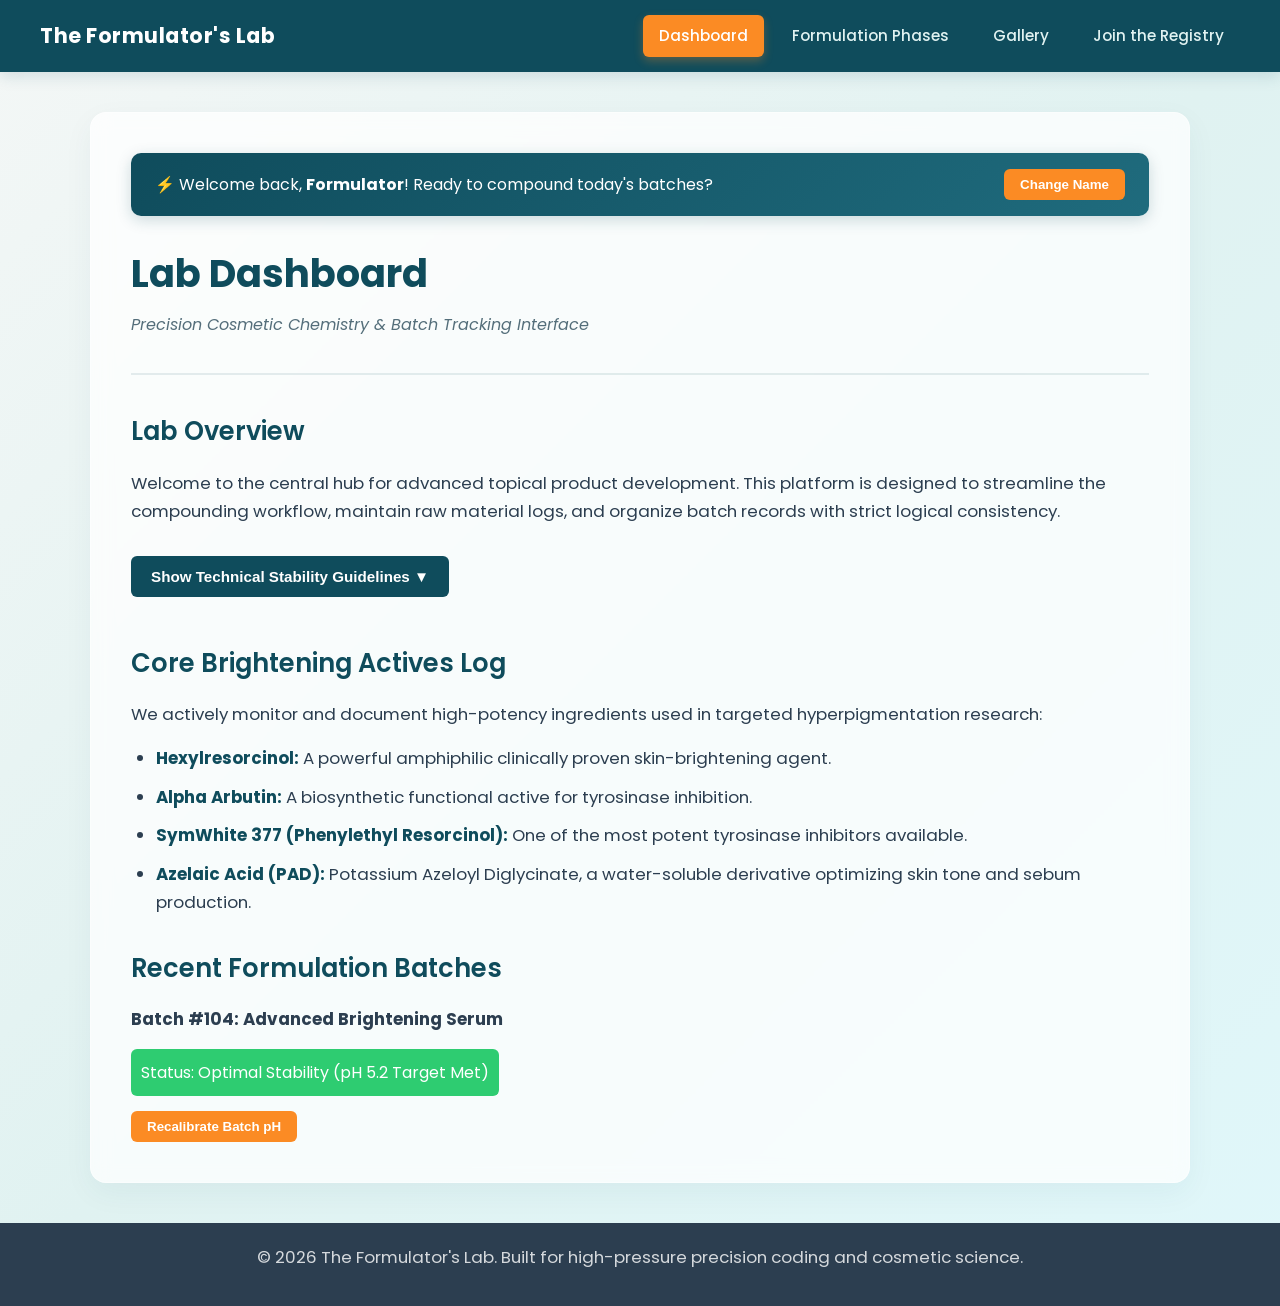
<file: index.html>
<!DOCTYPE html>
<html lang="en">
<head>
    <meta charset="UTF-8">
    <meta name="viewport" content="width=device-width, initial-scale=1.0">
    <title>The Formulator's Lab - Dashboard</title>
    <link rel="preconnect" href="https://fonts.googleapis.com">
    <link rel="preconnect" href="https://fonts.gstatic.com" crossorigin>
    <link href="https://fonts.googleapis.com/css2?family=Poppins:wght@300;400;500;600;700&display=swap" rel="stylesheet">
    <link rel="stylesheet" href="style.css">
    
    <script src="script.js" defer></script>
</head>
<body>

    <nav class="navbar">
        <div class="nav-logo">The Formulator's Lab</div>
        <div class="nav-links">
            <a href="index.html" class="active">Dashboard</a>
            <a href="phases.html">Formulation Phases</a>
            <a href="gallery.html">Gallery</a>
            <a href="register.html">Join the Registry</a>
        </div>
    </nav>

    <main class="main-container">
        
        <div id="welcome-banner"></div>

        <header class="page-header">
            <h1>Lab Dashboard</h1>
            <p>Precision Cosmetic Chemistry & Batch Tracking Interface</p>
        </header>

        <section>
            <h2>Lab Overview</h2>
            <p>Welcome to the central hub for advanced topical product development. This platform is designed to streamline the compounding workflow, maintain raw material logs, and organize batch records with strict logical consistency.</p>
            
            
            <button id="toggle-notes-btn" class="interactive-btn">Show Technical Stability Guidelines ▼</button>
            <div id="technical-notes" class="expandable-panel" style="display: none;">
                <p><strong>Note:</strong> Active ingredients such as SymWhite 377 and Alpha Arbutin must be incorporated below 40°C during Phase C to prevent thermolabile degradation.</p>
            </div>
        </section>

        <section>
            <h2>Core Brightening Actives Log</h2>
            <p>We actively monitor and document high-potency ingredients used in targeted hyperpigmentation research:</p>
            <ul>
                <li><strong>Hexylresorcinol:</strong> A powerful amphiphilic clinically proven skin-brightening agent.</li>
                <li><strong>Alpha Arbutin:</strong> A biosynthetic functional active for tyrosinase inhibition.</li>
                <li><strong>SymWhite 377 (Phenylethyl Resorcinol):</strong> One of the most potent tyrosinase inhibitors available.</li>
                <li><strong>Azelaic Acid (PAD):</strong> Potassium Azeloyl Diglycinate, a water-soluble derivative optimizing skin tone and sebum production.</li>
            </ul>
        </section>

        <section>
            <h2>Recent Formulation Batches</h2>
            <p><strong>Batch #104: Advanced Brightening Serum</strong></p>
            
            
            <div id="ph-status-badge" class="status-badge" data-status="optimal" style="background-color: #2ecc71; color: white; padding: 10px; border-radius: 6px; display: inline-block; margin-bottom: 15px;">
                Status: Optimal Stability (pH 5.2 Target Met)
            </div>
            <br>
            <button id="check-ph-btn" class="secondary-btn">Recalibrate Batch pH</button>
        </section>
    </main>

    <footer class="main-footer">
        <p>&copy; 2026 The Formulator's Lab. Built for high-pressure precision coding and cosmetic science.</p>
    </footer>

</body>
</html>
</file>
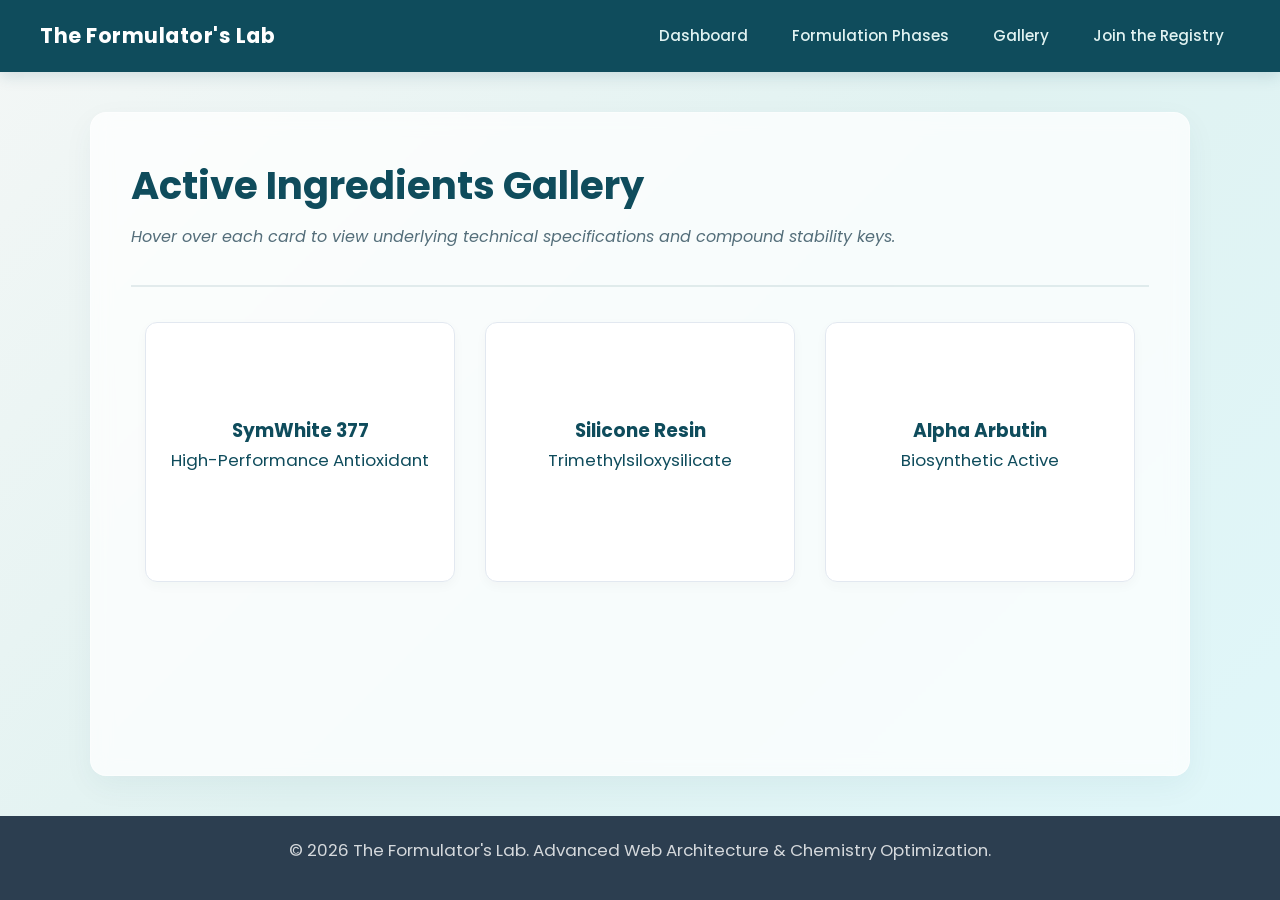
<file: gallery.html>
<!DOCTYPE html>
<html lang="en">
<head>
    <meta charset="UTF-8">
    <meta name="viewport" content="width=device-width, initial-scale=1.0">
    <title>Raw Materials Gallery - The Formulator's Lab</title>
    <link rel="preconnect" href="https://fonts.googleapis.com">
    <link rel="preconnect" href="https://fonts.gstatic.com" crossorigin>
    <link href="https://fonts.googleapis.com/css2?family=Poppins:wght@300;400;600;700&display=swap" rel="stylesheet">
    <link rel="stylesheet" href="style.css">
    <script src="script.js" defer></script>
</head>
<body>

 <nav class="navbar">
    <div class="nav-logo">The Formulator's Lab</div>
    <div class="nav-links">
        <a href="index.html">Dashboard</a>
        <a href="phases.html">Formulation Phases</a>
        <a href="gallery.html">Gallery</a>
        <a href="register.html">Join the Registry</a>
    </div>
</nav>

    <main class="main-container">
        <header class="page-header">
            <h1>Active Ingredients Gallery</h1>
            <p>Hover over each card to view underlying technical specifications and compound stability keys.</p>
        </header>

        <section class="gallery-grid">
            
            <div class="flip-card">
                <div class="flip-card-inner">
                    <div class="flip-card-front">
                        <h3>SymWhite 377</h3>
                        <p class="caption">High-Performance Antioxidant</p>
                    </div>
                    <div class="flip-card-back">
                        <h4>Technical Spec</h4>
                        <p>Phenylethyl Resorcinol. Potent tyrosinase inhibitor designed for structural evening tone refinement. Photostable matrix.</p>
                    </div>
                </div>
            </div>

            <div class="flip-card">
                <div class="flip-card-inner">
                    <div class="flip-card-front">
                        <h3>Silicone Resin</h3>
                        <p class="caption">Trimethylsiloxysilicate</p>
                    </div>
                    <div class="flip-card-back">
                        <h4>Technical Spec</h4>
                        <p>High-performance cross-linked resin providing exceptional film-forming parameters, transfer resistance, and barrier optimization.</p>
                    </div>
                </div>
            </div>

            <div class="flip-card">
                <div class="flip-card-inner">
                    <div class="flip-card-front">
                        <h3>Alpha Arbutin</h3>
                        <p class="caption">Biosynthetic Active</p>
                    </div>
                    <div class="flip-card-back">
                        <h4>Technical Spec</h4>
                        <p>Functional tyrosinase blocking agent. Optimal efficacy maintained within a strict 4.8–5.5 pH threshold. Water soluble.</p>
                    </div>
                </div>
            </div>

        </section>
    </main>

    <footer class="main-footer">
        <p>&copy; 2026 The Formulator's Lab. Advanced Web Architecture & Chemistry Optimization.</p>
    </footer>

</body>
</html>
</file>
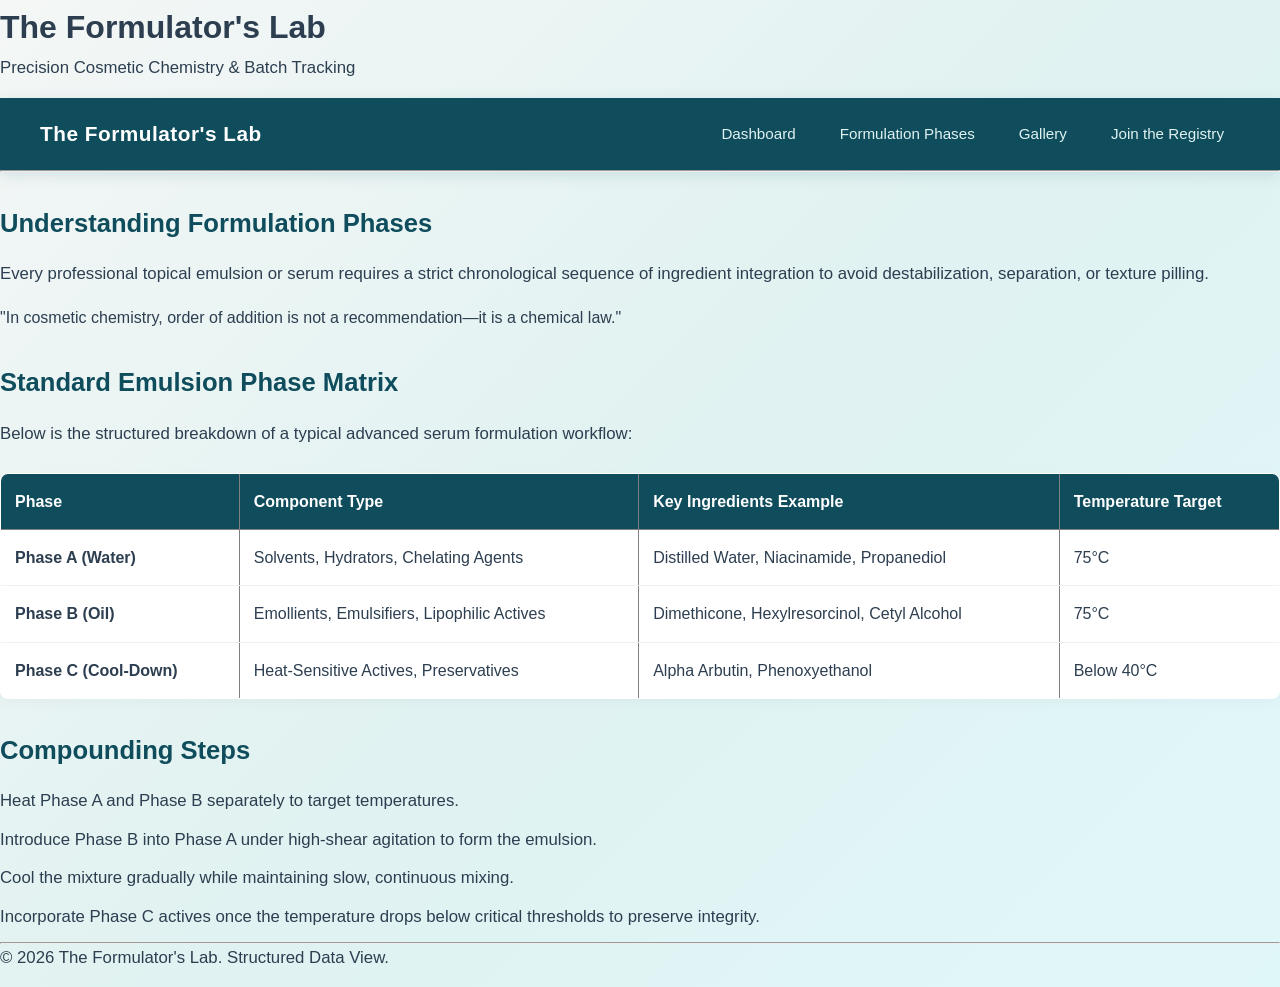
<file: phases.html>
<!DOCTYPE html>
<html lang="en">
<head>
    <meta charset="UTF-8">
    <meta name="viewport" content="width=device-width, initial-scale=1.0">
    <title>Formulation Phases - The Lab</title>
    <link rel="stylesheet" href="style.css">
    <script src="script.js" defer></script>
</head>
<body>

    <header>
        <h1>The Formulator's Lab</h1>
        <p>Precision Cosmetic Chemistry & Batch Tracking</p>
<nav class="navbar">
    <div class="nav-logo">The Formulator's Lab</div>
    <div class="nav-links">
        <a href="index.html">Dashboard</a>
        <a href="phases.html">Formulation Phases</a>
        <a href="gallery.html">Gallery</a>
        <a href="register.html">Join the Registry</a>
    </div>
</nav>
    </header>

    <hr>

    <main>
        <section>
            <h2>Understanding Formulation Phases</h2>
            <p>Every professional topical emulsion or serum requires a strict chronological sequence of ingredient integration to avoid destabilization, separation, or texture pilling.</p>
            
            <blockquote>
                "In cosmetic chemistry, order of addition is not a recommendation—it is a chemical law."
            </blockquote>
        </section>

        <section>
            <h2>Standard Emulsion Phase Matrix</h2>
            <p>Below is the structured breakdown of a typical advanced serum formulation workflow:</p>
            
            <table border="1" cellpadding="8">
                <thead>
                    <tr>
                        <th>Phase</th>
                        <th>Component Type</th>
                        <th>Key Ingredients Example</th>
                        <th>Temperature Target</th>
                    </tr>
                </thead>
                <tbody>
                    <tr>
                        <td><strong>Phase A (Water)</strong></td>
                        <td>Solvents, Hydrators, Chelating Agents</td>
                        <td>Distilled Water, Niacinamide, Propanediol</td>
                        <td>75&deg;C</td>
                    </tr>
                    <tr>
                        <td><strong>Phase B (Oil)</strong></td>
                        <td>Emollients, Emulsifiers, Lipophilic Actives</td>
                        <td>Dimethicone, Hexylresorcinol, Cetyl Alcohol</td>
                        <td>75&deg;C</td>
                    </tr>
                    <tr>
                        <td><strong>Phase C (Cool-Down)</strong></td>
                        <td>Heat-Sensitive Actives, Preservatives</td>
                        <td>Alpha Arbutin, Phenoxyethanol</td>
                        <td>Below 40&deg;C</td>
                    </tr>
                </tbody>
            </table>
        </section>

        <section>
            <h2>Compounding Steps</h2>
            <ol>
                <li>Heat Phase A and Phase B separately to target temperatures.</li>
                <li>Introduce Phase B into Phase A under high-shear agitation to form the emulsion.</li>
                <li>Cool the mixture gradually while maintaining slow, continuous mixing.</li>
                <li>Incorporate Phase C actives once the temperature drops below critical thresholds to preserve integrity.</li>
            </ol>
        </section>
    </main>

    <hr>

    <footer>
        <p>&copy; 2026 The Formulator's Lab. Structured Data View.</p>
    </footer>

</body>
</html>
</file>
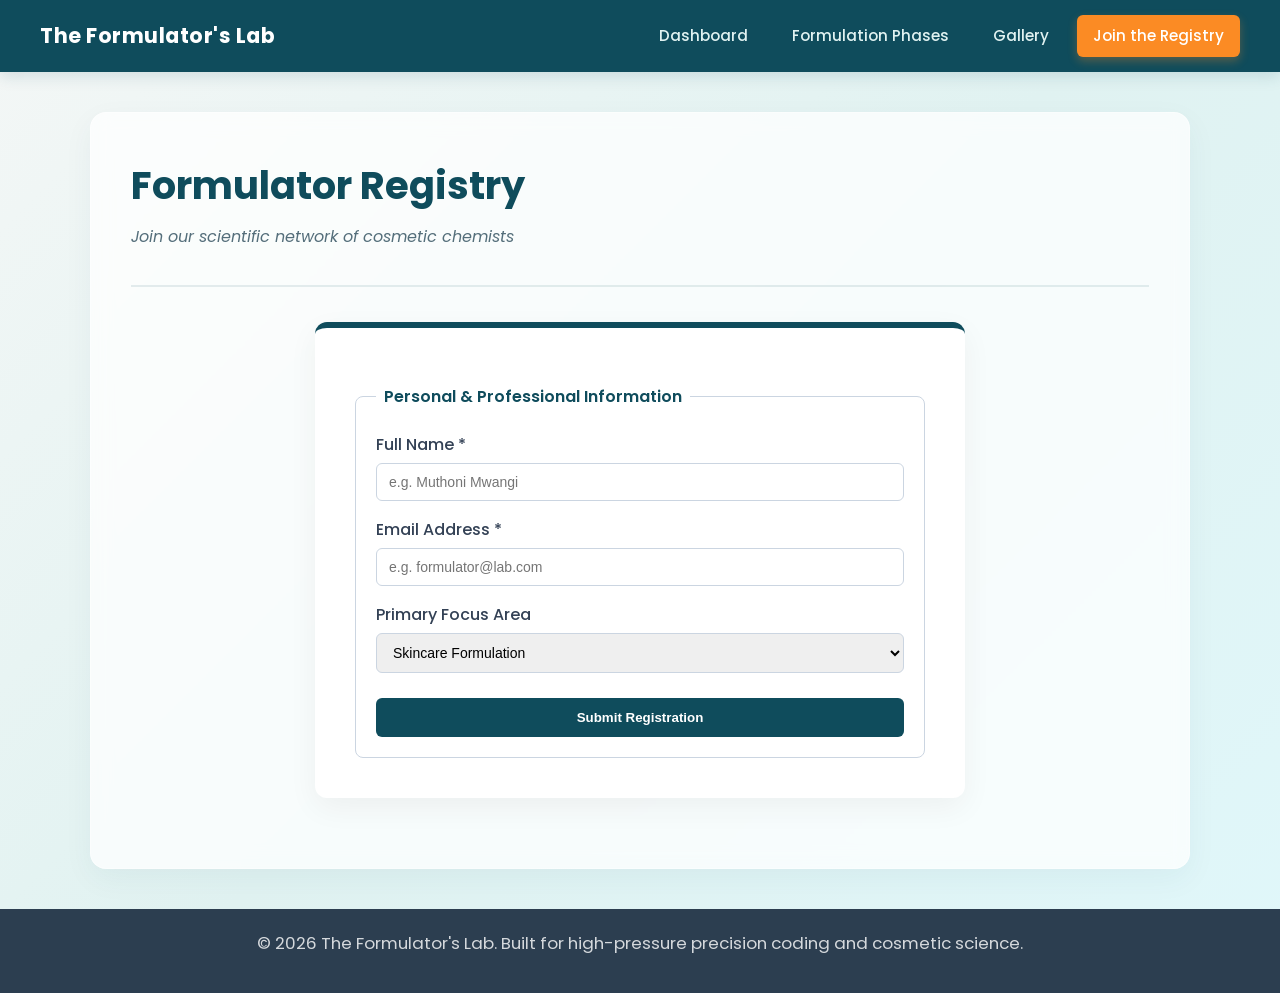
<file: register.html>
<!DOCTYPE html>
<html lang="en">
<head>
    <meta charset="UTF-8">
    <meta name="viewport" content="width=device-width, initial-scale=1.0">
    <title>The Formulator's Lab - Registry</title>
    <link rel="preconnect" href="https://fonts.googleapis.com">
    <link rel="preconnect" href="https://fonts.gstatic.com" crossorigin>
    <link href="https://fonts.googleapis.com/css2?family=Poppins:wght@300;400;500;600;700&display=swap" rel="stylesheet">
    <link rel="stylesheet" href="style.css">
    <script src="script.js" defer></script>
</head>
<body>

    <nav class="navbar">
        <div class="nav-logo">The Formulator's Lab</div>
        <div class="nav-links">
            <a href="index.html">Dashboard</a>
            <a href="phases.html">Formulation Phases</a>
            <a href="gallery.html">Gallery</a>
            <a href="register.html" class="active">Join the Registry</a>
        </div>
    </nav>

    <main class="main-container">
        <header class="page-header">
            <h1>Formulator Registry</h1>
            <p>Join our scientific network of cosmetic chemists</p>
        </header>

        
        <div id="form-error-msg" class="alert-box error-box" style="display: none; background: #f8d7da; color: #721c24; padding: 12px; border-radius: 6px; margin-bottom: 20px;"></div>
        <div id="form-success-msg" class="alert-box success-box" style="display: none; background: #d4edda; color: #155724; padding: 12px; border-radius: 6px; margin-bottom: 20px;"></div>

        <form id="registryForm" action="process_register.php" method="POST">
  <fieldset>
    <legend>Personal & Professional Information</legend>
    
    <div class="form-group">
      <label for="fullName">Full Name *</label>
      <input type="text" id="fullName" name="fullName" placeholder="e.g. Muthoni Mwangi" required>
    </div>

    <div class="form-group">
      <label for="emailAddress">Email Address *</label>
      <input type="email" id="emailAddress" name="emailAddress" placeholder="e.g. formulator@lab.com" required>
    </div>

    <div class="form-group">
      <label for="role">Primary Focus Area</label>
      <select id="role" name="role">
        <option value="skincare">Skincare Formulation</option>
        <option value="haircare">Haircare Systems</option>
        <option value="quality">Quality Assurance</option>
      </select>
    </div>

    <button type="submit" id="submitBtn">Submit Registration</button>
  </fieldset>
</form>
    </main>

    <footer class="main-footer">
        <p>&copy; 2026 The Formulator's Lab. Built for high-pressure precision coding and cosmetic science.</p>
    </footer>

</body>
</html>
</file>
<file: style.css>
* {
    margin: 0;
    padding: 0;
    box-sizing: border-box;
}

body {
    font-family: 'Poppins', sans-serif;
    background: linear-gradient(135deg, #f4f7f6 0%, #e0f2f1 50%, #e0f7fa 100%) !important;
    color: #2c3e50;
    line-height: 1.7;
    display: flex;
    flex-direction: column;
    min-height: 100vh;
}

.main-container {
    flex: 1;
    max-width: 1100px;
    width: 100%;
    margin: 40px auto;
    padding: 40px;
    background: rgba(255, 255, 255, 0.75);
    backdrop-filter: blur(10px);
    border: 1px solid rgba(255, 255, 255, 0.4);
    border-radius: 16px;
    box-shadow: 0 10px 30px rgba(15, 76, 92, 0.05);
}

.page-header {
    margin-bottom: 35px;
    border-bottom: 2px solid rgba(15, 76, 92, 0.1);
    padding-bottom: 20px;
}

.page-header h1 {
    color: #0f4c5c;
    font-size: 2.4rem;
    font-weight: 700;
    margin-bottom: 5px;
}

.page-header p {
    color: #546e7a;
    font-size: 1rem;
    font-style: italic;
}

h2 {
    color: #0f4c5c;
    font-size: 1.6rem;
    margin: 30px 0 15px 0;
    font-weight: 600;
}

p {
    margin-bottom: 15px;
    font-size: 1.05rem;
}

ul {
    margin-left: 25px;
    margin-bottom: 25px;
}

li {
    margin-bottom: 10px;
    font-size: 1.05rem;
}

li strong {
    color: #0f4c5c;
}

.navbar {
    display: flex;
    justify-content: space-between;
    align-items: center;
    flex-wrap: wrap; 
    background-color: #0f4c5c;
    padding: 15px 40px;
    box-shadow: 0 4px 15px rgba(15, 76, 92, 0.15);
    gap: 15px;
}

.nav-logo {
    color: #ffffff;
    font-weight: 700;
    font-size: 1.3rem;
    letter-spacing: 0.5px;
    white-space: nowrap; 
}

.nav-links {
    display: flex;
    gap: 12px;
    flex-wrap: wrap; 
}

.nav-links a {
    color: #e0f2f1;
    text-decoration: none;
    font-weight: 500;
    font-size: 0.95rem;
    padding: 8px 16px;
    border-radius: 6px;
    white-space: nowrap;
    transition: all 0.3s cubic-bezier(0.25, 0.8, 0.25, 1);
}

.nav-links a:hover, .nav-links a.active {
    background-color: #fb8b24;
    color: #ffffff;
    box-shadow: 0 4px 10px rgba(251, 139, 36, 0.3);
}

table {
    width: 100%;
    border-collapse: collapse;
    margin: 25px 0;
    background: #ffffff;
    border-radius: 8px;
    overflow: hidden;
    box-shadow: 0 4px 12px rgba(0,0,0,0.03);
}

th {
    background-color: #0f4c5c;
    color: white;
    padding: 14px;
    font-weight: 600;
    text-align: left;
}

td {
    padding: 14px;
    border-bottom: 1px solid #eef2f5;
}

tr:hover {
    background-color: #f8fafb;
}

form {
    background: #ffffff !important;
    max-width: 650px;
    margin: 30px auto;
    padding: 40px;
    border-radius: 12px;
    box-shadow: 0 10px 30px rgba(0,0,0,0.05);
    border-top: 6px solid #0f4c5c;
}

.gallery-grid {
    display: flex;
    flex-wrap: wrap;
    justify-content: center;
    gap: 30px;
    margin-top: 30px;
}

.flip-card {
    background-color: transparent;
    width: 310px;
    height: 260px;
    perspective: 1000px;
}

.flip-card-inner {
    position: relative;
    width: 100%;
    height: 100%;
    text-align: center;
    transition: transform 0.6s cubic-bezier(0.4, 0, 0.2, 1);
    transform-style: preserve-3d;
}

.flip-card:hover .flip-card-inner {
    transform: rotateY(180deg);
}

.flip-card-front, .flip-card-back {
    position: absolute;
    width: 100%;
    height: 100%;
    -webkit-backface-visibility: hidden;
    backface-visibility: hidden;
    display: flex;
    flex-direction: column;
    justify-content: center;
    align-items: center;
    padding: 25px;
    border-radius: 12px;
}

.flip-card-front {
    background: #ffffff;
    border: 1px solid #e2e8f0;
    box-shadow: 0 4px 12px rgba(0,0,0,0.03);
    color: #0f4c5c;
}

.flip-card-back {
    background-color: #0f4c5c;
    color: #ffffff;
    transform: rotateY(180deg);
}

.main-footer {
    background-color: #2c3e50;
    color: rgba(255,255,255,0.8);
    text-align: center;
    padding: 20px;
    font-size: 0.85rem;
    margin-top: auto;
}
.welcome-box {
    background: linear-gradient(135deg, #0f4c5c, #1f6b7d);
    color: #ffffff;
    padding: 16px 24px;
    border-radius: 10px;
    margin-bottom: 25px;
    display: flex;
    justify-content: space-between;
    align-items: center;
    box-shadow: 0 4px 15px rgba(15, 76, 92, 0.2);
}

.welcome-box p {
    margin: 0;
    font-size: 1rem;
}

.secondary-btn {
    background: #fb8b24;
    color: #ffffff;
    border: none;
    padding: 8px 16px;
    border-radius: 6px;
    cursor: pointer;
    font-weight: 600;
    transition: background 0.3s ease;
}

.secondary-btn:hover {
    background: #e07a1b;
}

.interactive-btn {
    background-color: #0f4c5c;
    color: #ffffff;
    border: none;
    padding: 12px 20px;
    font-size: 0.95rem;
    font-weight: 600;
    border-radius: 6px;
    cursor: pointer;
    margin: 15px 0;
    transition: all 0.3s ease;
}

.interactive-btn:hover {
    background-color: #fb8b24;
}

.expandable-panel {
    background-color: #ffffff;
    border-left: 4px solid #fb8b24;
    padding: 15px 20px;
    border-radius: 6px;
    margin-top: 10px;
    box-shadow: 0 4px 12px rgba(0, 0, 0, 0.04);
}
/* --- Form Layout Fixes --- */
fieldset {
  border: 1px solid #cbd5e1;
  border-radius: 8px;
  padding: 20px;
  margin-top: 15px;
}

legend {
  font-weight: 600;
  color: #0f4c5c;
  padding: 0 8px;
}

.form-group {
  display: flex;
  flex-direction: column;
  margin-bottom: 15px;
}

.form-group label {
  font-weight: 500;
  margin-bottom: 5px;
  color: #334155;
}

.form-group input,
.form-group select {
  width: 100%;
  padding: 10px 12px;
  border: 1px solid #cbd5e1;
  border-radius: 6px;
  font-size: 14px;
  box-sizing: border-box;
}

#submitBtn {
  margin-top: 10px;
  width: 100%;
  padding: 12px;
  background-color: #0f4c5c;
  color: white;
  border: none;
  border-radius: 6px;
  font-weight: 600;
  cursor: pointer;
}

#submitBtn:hover {
  background-color: #1f6b7d;
}
</file>
